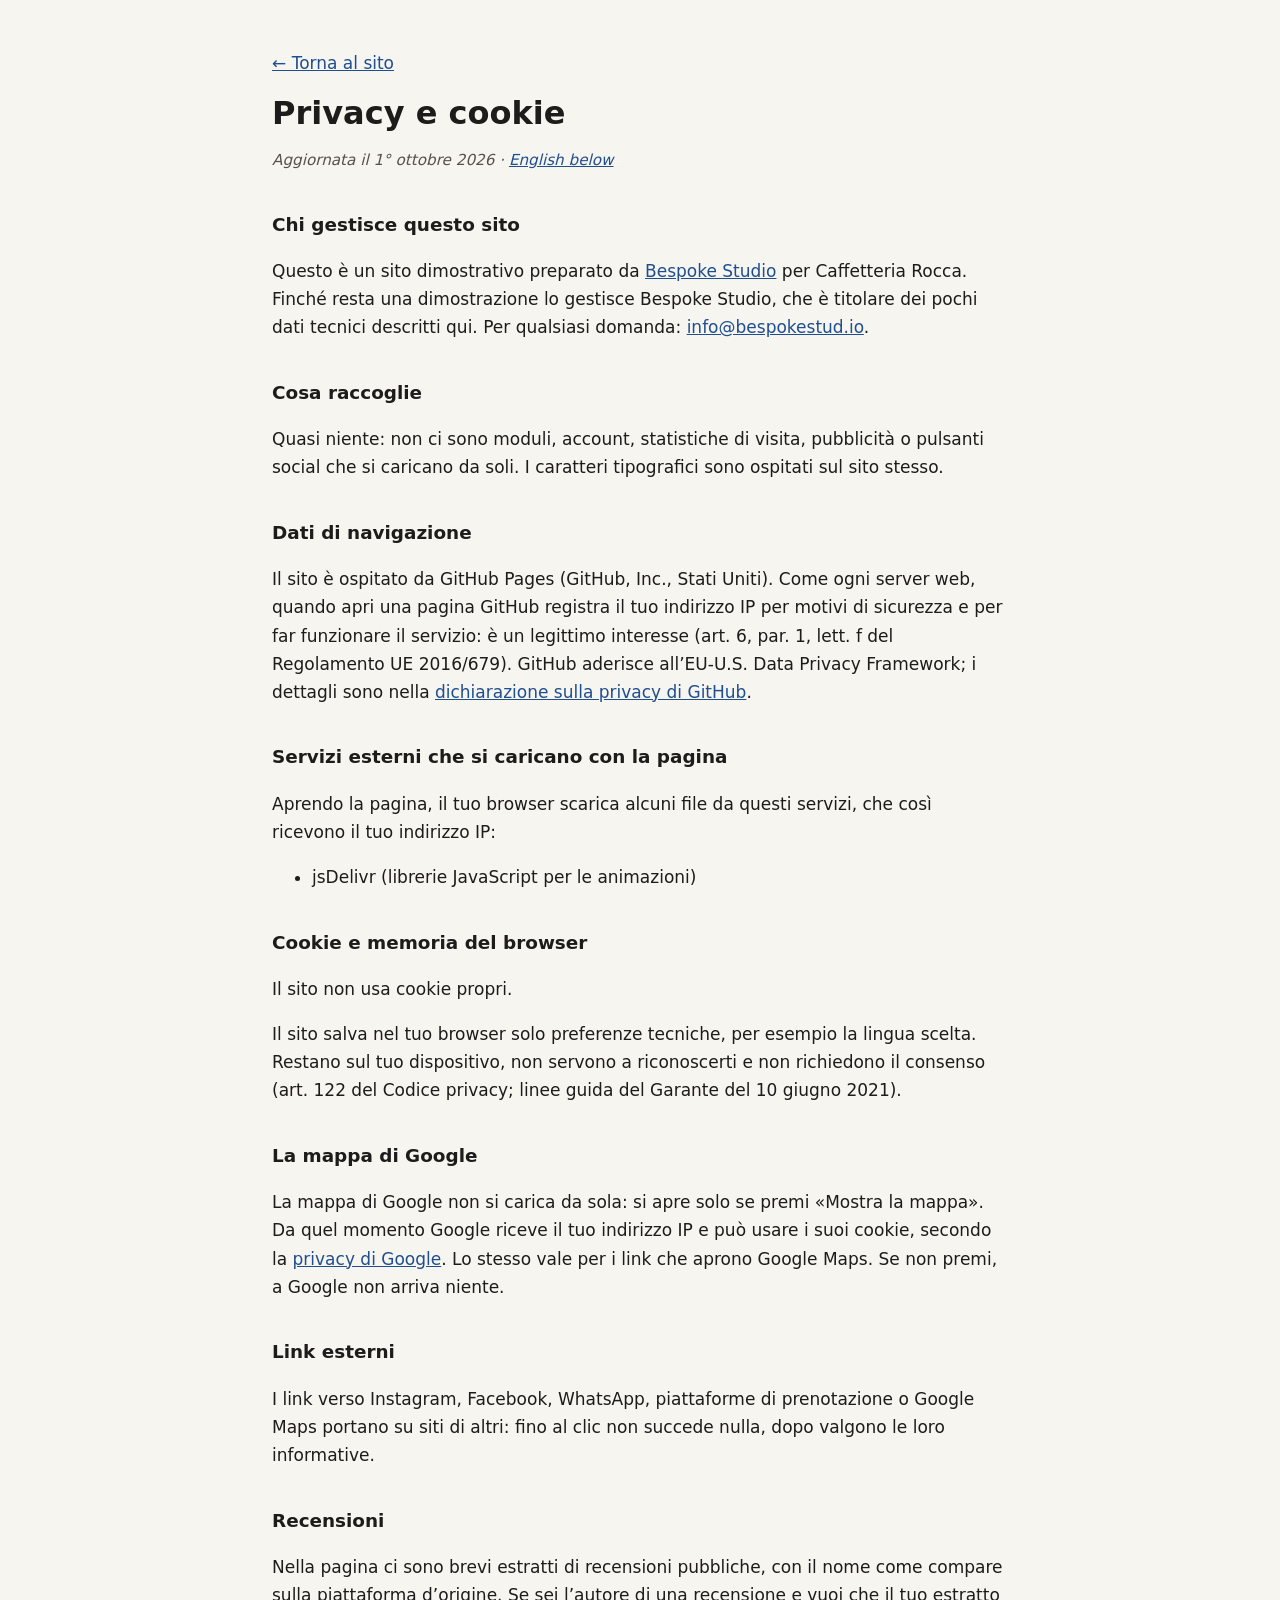
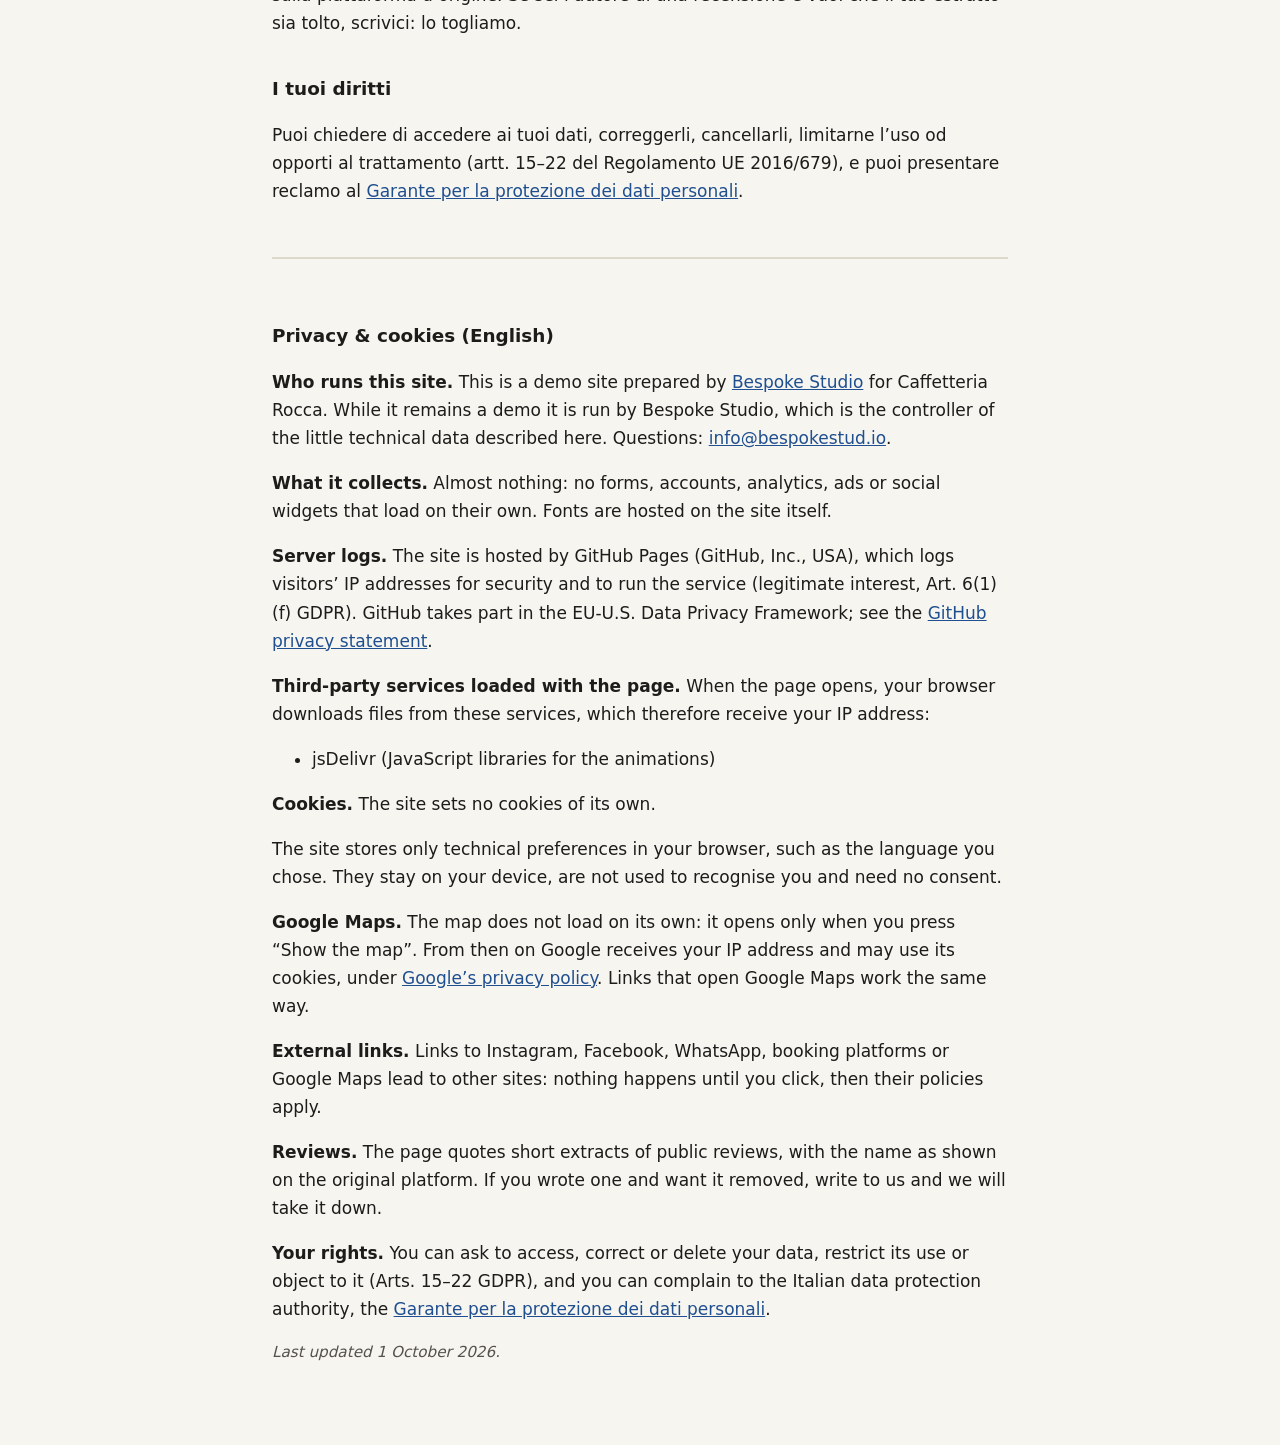
<file: privacy.html>
<!DOCTYPE html>
<html lang="it">
<head>
  <meta charset="UTF-8">
  <meta name="viewport" content="width=device-width, initial-scale=1.0">
  <meta name="robots" content="noindex">
  <title>Privacy e cookie · Caffetteria Rocca</title>
  <meta name="description" content="Informativa privacy e cookie del sito Caffetteria Rocca.">
  <style>
    body { margin: 0; background: #f7f5f0; color: #1d1c1a; font: 17px/1.65 system-ui, -apple-system, "Segoe UI", Roboto, sans-serif; }
    main { max-width: 46rem; margin: 0 auto; padding: 32px 20px 64px; }
    h1 { font-size: 2rem; line-height: 1.2; margin: 0.4em 0 0.2em; }
    h2 { font-size: 1.15rem; margin: 2em 0 0.4em; }
    a { color: #1f4f8f; }
    .data { color: #55524c; font-style: italic; font-size: 0.95rem; }
    .en { margin-top: 3em; padding-top: 1.5em; border-top: 2px solid #ddd8cc; }
    code { font-size: 0.9em; background: #ebe7dc; padding: 0 4px; border-radius: 3px; }
  </style>
</head>
<body>
<main>
  <p><a href="index.html">← Torna al sito</a></p>
  <h1>Privacy e cookie</h1>
  <p class="data">Aggiornata il 1° ottobre 2026 · <a href="#english" lang="en">English below</a></p>
  <h2>Chi gestisce questo sito</h2>
  <p>Questo è un sito dimostrativo preparato da <a href="https://bespokestud.io" rel="noopener">Bespoke Studio</a> per Caffetteria Rocca. Finché resta una dimostrazione lo gestisce Bespoke Studio, che è titolare dei pochi dati tecnici descritti qui. Per qualsiasi domanda: <a href="mailto:info@bespokestud.io">info@bespokestud.io</a>.</p>
  <h2>Cosa raccoglie</h2>
  <p>Quasi niente: non ci sono moduli, account, statistiche di visita, pubblicità o pulsanti social che si caricano da soli. I caratteri tipografici sono ospitati sul sito stesso.</p>
  <h2>Dati di navigazione</h2>
  <p>Il sito è ospitato da GitHub Pages (GitHub, Inc., Stati Uniti). Come ogni server web, quando apri una pagina GitHub registra il tuo indirizzo IP per motivi di sicurezza e per far funzionare il servizio: è un legittimo interesse (art. 6, par. 1, lett. f del Regolamento UE 2016/679). GitHub aderisce all’EU-U.S. Data Privacy Framework; i dettagli sono nella <a href="https://docs.github.com/site-policy/privacy-policies/github-general-privacy-statement" rel="noopener">dichiarazione sulla privacy di GitHub</a>.</p>
  <h2>Servizi esterni che si caricano con la pagina</h2>
  <p>Aprendo la pagina, il tuo browser scarica alcuni file da questi servizi, che così ricevono il tuo indirizzo IP:</p>
  <ul><li>jsDelivr (librerie JavaScript per le animazioni)</li></ul>
  <h2>Cookie e memoria del browser</h2>
  <p>Il sito non usa cookie propri.</p>
  <p>Il sito salva nel tuo browser solo preferenze tecniche, per esempio la lingua scelta. Restano sul tuo dispositivo, non servono a riconoscerti e non richiedono il consenso (art. 122 del Codice privacy; linee guida del Garante del 10 giugno 2021).</p>
  <h2>La mappa di Google</h2>
  <p>La mappa di Google non si carica da sola: si apre solo se premi «Mostra la mappa». Da quel momento Google riceve il tuo indirizzo IP e può usare i suoi cookie, secondo la <a href="https://policies.google.com/privacy?hl=it" rel="noopener">privacy di Google</a>. Lo stesso vale per i link che aprono Google Maps. Se non premi, a Google non arriva niente.</p>
  <h2>Link esterni</h2>
  <p>I link verso Instagram, Facebook, WhatsApp, piattaforme di prenotazione o Google Maps portano su siti di altri: fino al clic non succede nulla, dopo valgono le loro informative.</p>
  <h2>Recensioni</h2>
  <p>Nella pagina ci sono brevi estratti di recensioni pubbliche, con il nome come compare sulla piattaforma d’origine. Se sei l’autore di una recensione e vuoi che il tuo estratto sia tolto, scrivici: lo togliamo.</p>
  <h2>I tuoi diritti</h2>
  <p>Puoi chiedere di accedere ai tuoi dati, correggerli, cancellarli, limitarne l’uso od opporti al trattamento (artt. 15–22 del Regolamento UE 2016/679), e puoi presentare reclamo al <a href="https://www.garanteprivacy.it" rel="noopener">Garante per la protezione dei dati personali</a>.</p>
  <div class="en" id="english" lang="en">
    <h2>Privacy &amp; cookies (English)</h2>
    <p><strong>Who runs this site.</strong> This is a demo site prepared by <a href="https://bespokestud.io" rel="noopener">Bespoke Studio</a> for Caffetteria Rocca. While it remains a demo it is run by Bespoke Studio, which is the controller of the little technical data described here. Questions: <a href="mailto:info@bespokestud.io">info@bespokestud.io</a>.</p>
    <p><strong>What it collects.</strong> Almost nothing: no forms, accounts, analytics, ads or social widgets that load on their own. Fonts are hosted on the site itself.</p>
    <p><strong>Server logs.</strong> The site is hosted by GitHub Pages (GitHub, Inc., USA), which logs visitors’ IP addresses for security and to run the service (legitimate interest, Art. 6(1)(f) GDPR). GitHub takes part in the EU-U.S. Data Privacy Framework; see the <a href="https://docs.github.com/site-policy/privacy-policies/github-general-privacy-statement" rel="noopener">GitHub privacy statement</a>.</p>
    <p><strong>Third-party services loaded with the page.</strong> When the page opens, your browser downloads files from these services, which therefore receive your IP address:</p><ul><li>jsDelivr (JavaScript libraries for the animations)</li></ul>
    <p><strong>Cookies.</strong> The site sets no cookies of its own.</p>
    <p>The site stores only technical preferences in your browser, such as the language you chose. They stay on your device, are not used to recognise you and need no consent.</p>
    <p><strong>Google Maps.</strong> The map does not load on its own: it opens only when you press “Show the map”. From then on Google receives your IP address and may use its cookies, under <a href="https://policies.google.com/privacy?hl=en" rel="noopener">Google’s privacy policy</a>. Links that open Google Maps work the same way.</p>
    <p><strong>External links.</strong> Links to Instagram, Facebook, WhatsApp, booking platforms or Google Maps lead to other sites: nothing happens until you click, then their policies apply.</p>
    <p><strong>Reviews.</strong> The page quotes short extracts of public reviews, with the name as shown on the original platform. If you wrote one and want it removed, write to us and we will take it down.</p>
    <p><strong>Your rights.</strong> You can ask to access, correct or delete your data, restrict its use or object to it (Arts. 15–22 GDPR), and you can complain to the Italian data protection authority, the <a href="https://www.garanteprivacy.it" rel="noopener">Garante per la protezione dei dati personali</a>.</p>
    <p class="data">Last updated 1 October 2026.</p>
  </div>
</main>
</body>
</html>
</file>
